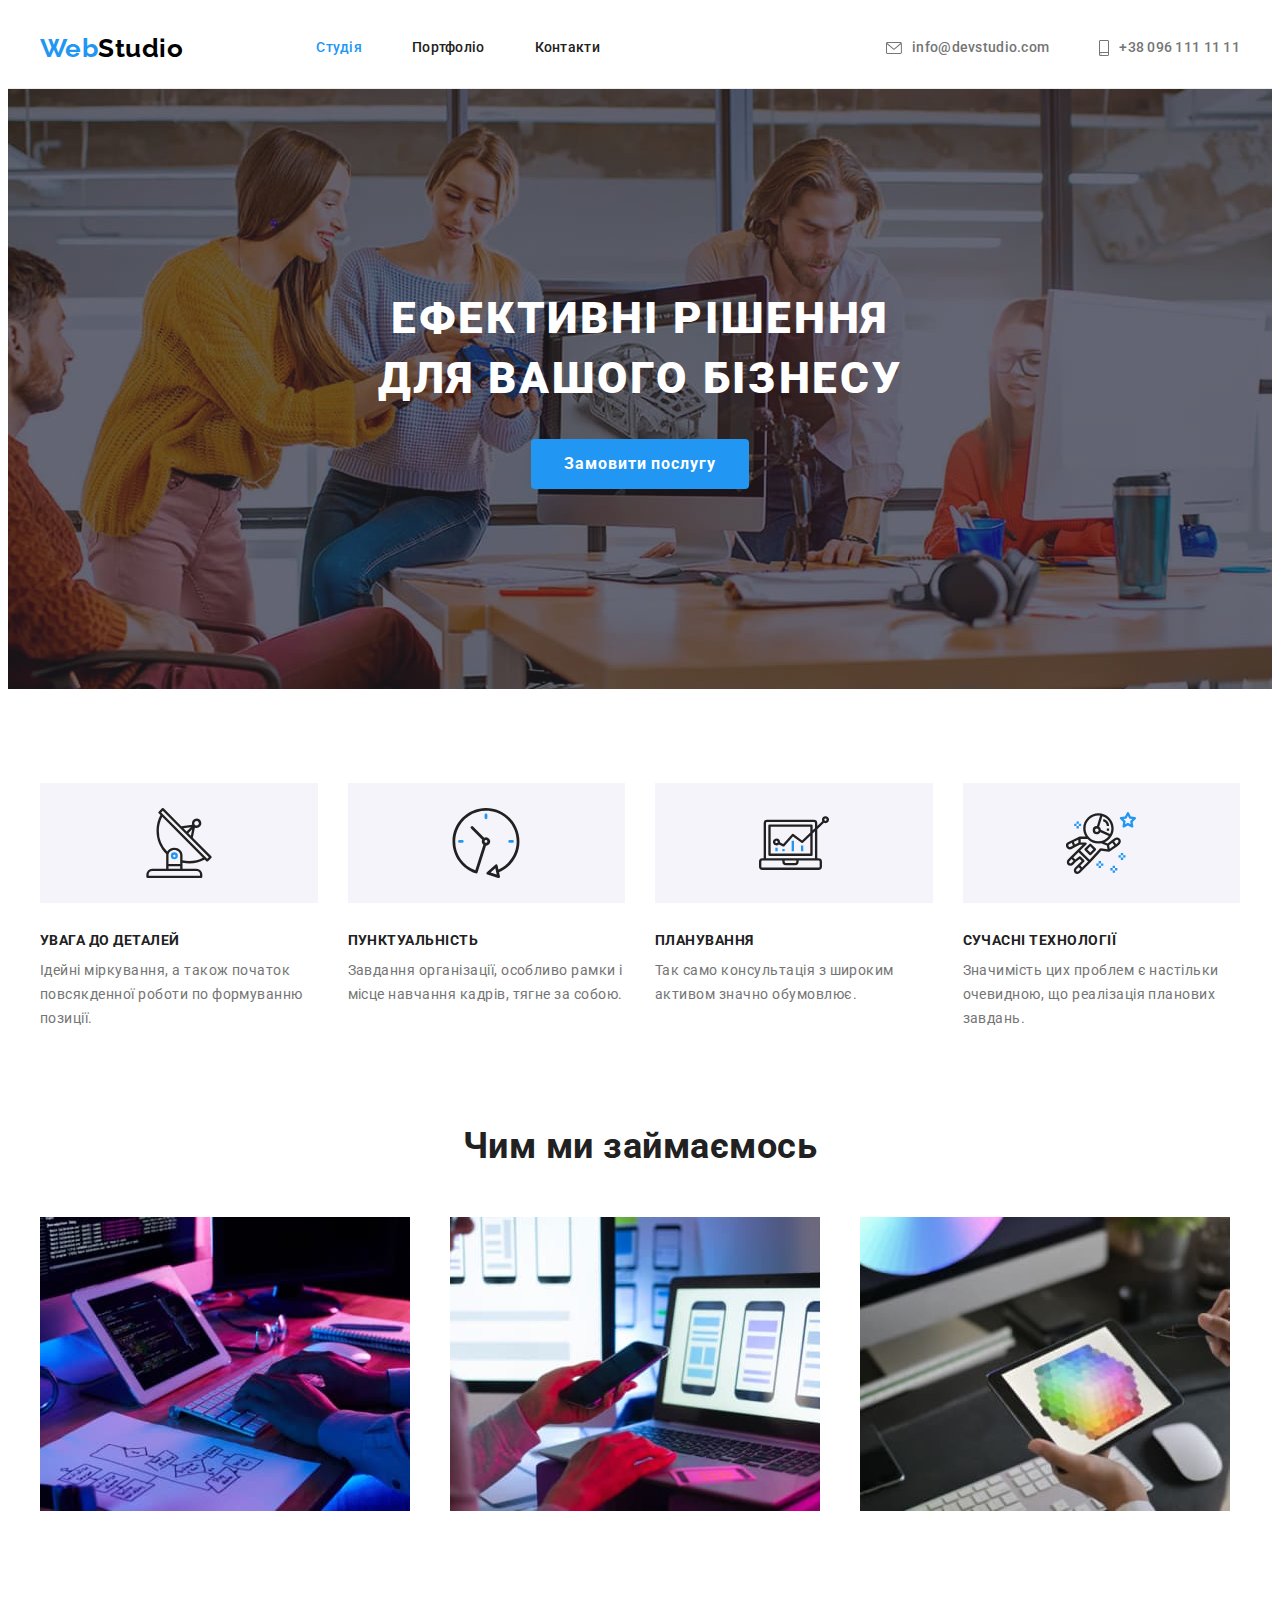
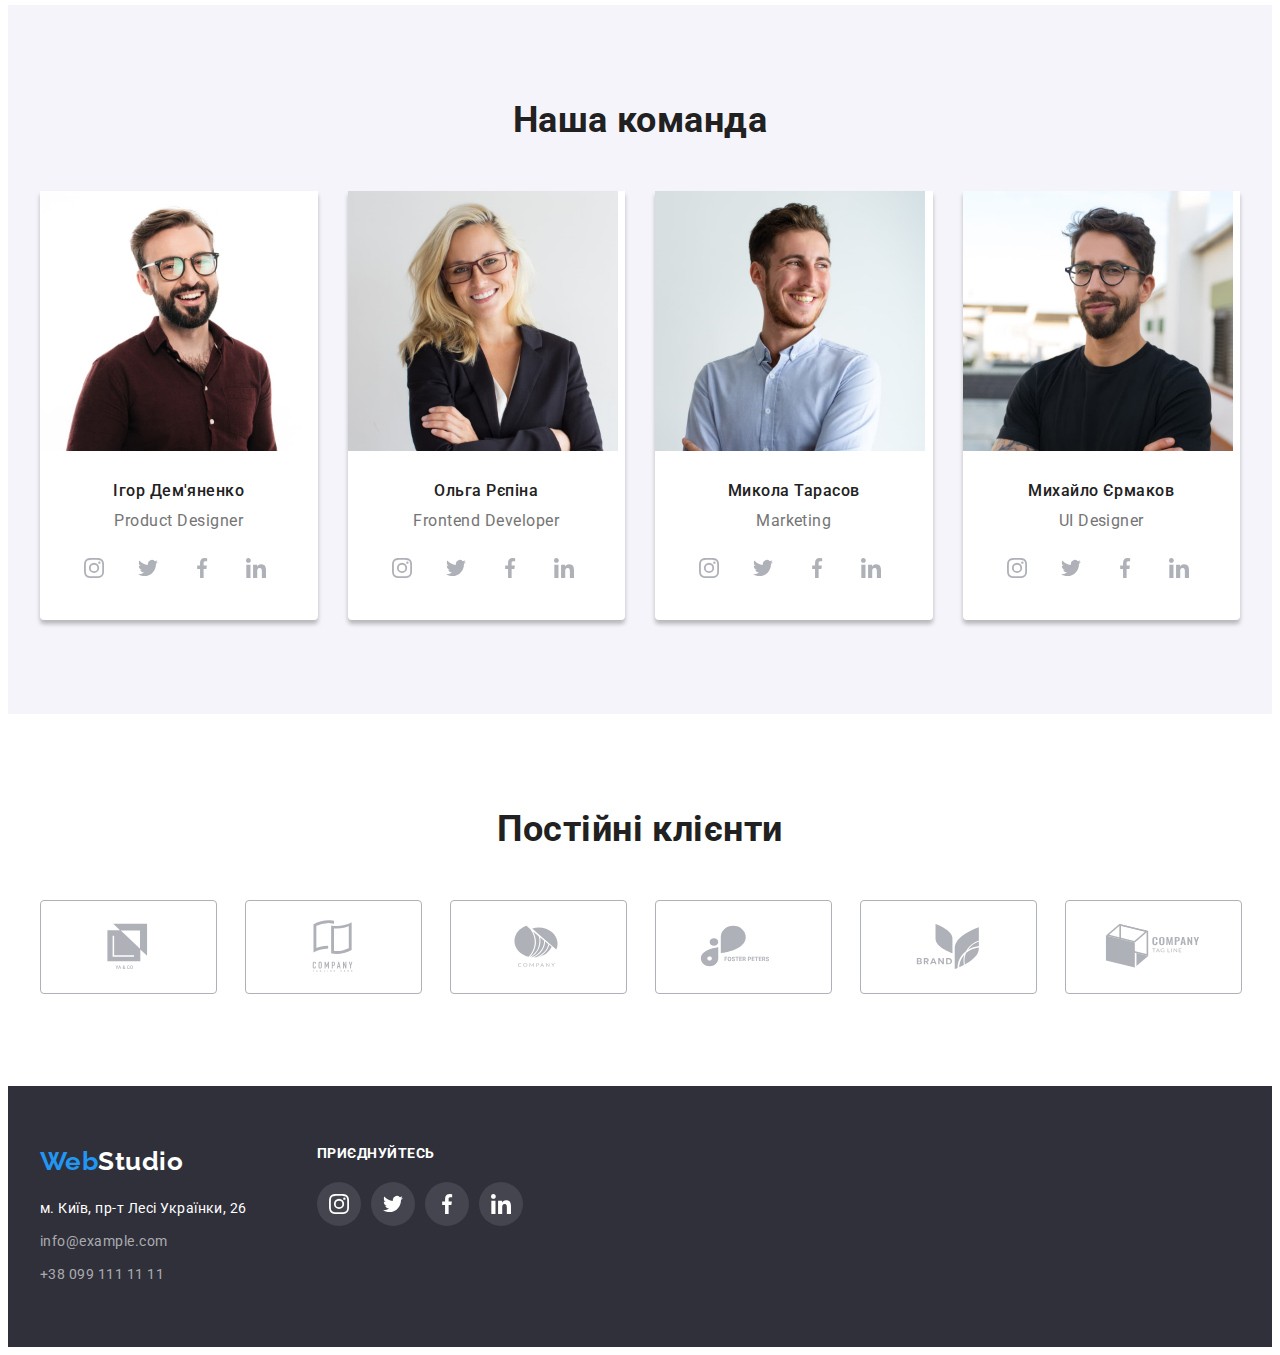
<file: index.html>
<!DOCTYPE html>
<html lang="uk">
<head>
    <meta charset="UTF-8">
    <meta http-equiv="X-UA-Compatible" content="IE=edge">
    <meta name="viewport" content="width=device-width, initial-scale=1.0">
    <title>Студія</title>
    <link rel="preconnect" href="https://fonts.googleapis.com">
    <link rel="preconnect" href="https://fonts.gstatic.com" crossorigin>
    <link href="https://fonts.googleapis.com/css2?family=Raleway:wght@700&family=Roboto:wght@400;500;700;900&display=swap" rel="stylesheet">
    <link rel="stylesheet" href="https://cdnjs.cloudflare.com/ajax/libs/modern-normalize/1.1.0/modern-normalize.min.css"
        integrity="sha512-wpPYUAdjBVSE4KJnH1VR1HeZfpl1ub8YT/NKx4PuQ5NmX2tKuGu6U/JRp5y+Y8XG2tV+wKQpNHVUX03MfMFn9Q=="
        crossorigin="anonymous" referrerpolicy="no-referrer" />
    <link rel="stylesheet" href="./css/styles.css">
</head>
<body class="page">
    <!--Header-->
    <header class="header">
        <div class="container main-nav">
            <a href="./index.html" class="logo"><span class="web">Web</span>Studio</a>
            <nav>
                <ul class="list site-nav">
                    <li class="item"><a href="./index.html" class="link main-link current">Студія</a></li>
                    <li class="item"><a href="./portfolio.html" class="link portfolio-link">Портфоліо</a></li>
                    <li class="item"><a href="" class="link contact-link">Контакти</a></li>
                </ul>
            </nav>
            <ul class="list header-contacts">
                <li class="item">
                    <a href="mailto:info@devstudio.com" class="contact-link">
                        <svg class="icon-header" width="16" height="12">
                            <use href="./images/sprite.svg#icon-envelope"></use>
                        </svg>
                        info@devstudio.com
                    </a>
                </li>
                <li class="item">
                    <a href="tel:+380961111111" class="contact-link">
                        <svg class="icon-header" width="10px" height="16px">
                            <use href="./images/sprite.svg#icon-smartphone"></use>
                        </svg>
                        +38 096 111 11 11
                    </a>
                </li>
            </ul>
        </div>
    </header>

    <main>
        <!--Hero-->
        <section class="hero">
            <div>
                <h1 class="hero-title">Ефективні рішення <br> для вашого бізнесу</h1>
                <button type="button" class="button">Замовити послугу</button>
            </div>
        </section>
        
        <!--Advantages-->
        <section class="advantages">
            <div class="container">
                <h2 class="title visually-hidden">Наші переваги</h2>
                <ul class="list advantages-list">
                    <li class="item">
                        <div class="item-advantages">
                            <svg width="70" height="70" class="icon-advantages">
                                <use href="./images/sprite.svg#icon-antenna"></use>
                            </svg>
                        </div>
                        <h3 class="advantages-title">Увага до деталей</h3>
                        <p class="text">Ідейні міркування, а також початок повсякденної роботи по формуванню позиції.</p>
                    </li>
                    <li class="item">
                        <div class="item-advantages">
                            <svg width="70" height="70" class="icon-advantages">
                                <use href="./images/sprite.svg#icon-clock"></use>
                            </svg>
                        </div>
                        <h3 class="advantages-title">Пунктуальність</h3>
                        <p class="text">Завдання організації, особливо рамки і місце навчання кадрів, тягне за собою.</p>
                    </li>
                    <li class="item">
                        <div class="item-advantages">
                            <svg width="70" height="70" class="icon-advantages">
                                <use href="./images/sprite.svg#icon-diagram"></use>
                            </svg>
                        </div>
                        <h3 class="advantages-title">Планування</h3>
                        <p class="text">Так само консультація з широким активом значно обумовлює.</p>
                    </li>
                    <li class="item">
                        <div class="item-advantages">
                            <svg width="70" height="70" class="icon-advantages">
                                <use href="./images/sprite.svg#icon-astronaut"></use>
                            </svg>
                        </div>
                        <h3 class="advantages-title">Сучасні технології</h3>
                        <p class="text">Значимість цих проблем є настільки очевидною, що реалізація планових завдань.</p>
                    </li>
                </ul>
            </div>
        </section>
        
        <!--What we do-->
        <section class="work section">
            <div class="container">
                <h2 class="title">Чим ми займаємось</h2>
                <ul class="list images-list">
                    <li class="item">
                        <a href="">
                            <img src="./images/box-1.jpg" alt="Людина друкує текст на клавіатурі" width="370" height="294">
                        </a>
                    </li>
                    <li class="item">
                        <a href="">
                            <img src="./images/box-2.jpg" alt="Людина працює на телефоні" width="370" height="294">
                        </a>
                    </li>
                    <li class="item">
                        <a href="">
                            <img src="./images/box-3.jpg" alt="Людина працює на планшеті" width="370" height="294">
                        </a>
                    </li>
                </ul>
            </div>
        </section>

        <!--Team-->
        <section class="team section">
            <div class="container">
                <h2 class="title">Наша команда</h2>
                <ul class="list team-list">
                    <li class="team-card">
                        <img src="./images/img-3-2.jpg" alt="Співробітник" width="270" height="260">
                        <div class="member">
                            <h3 class="team-names">Ігор Дем'яненко</h3>
                            <p lang="en" class="text">Product Designer</p>
                            <ul class="list team-list">
                                <li class="team-item">
                                    <a class="team-link" href="">
                                        <svg class="icon-team" width="20" height="20">
                                            <use href="./images/sprite.svg#icon-instagram"></use>
                                        </svg>
                                    </a>
                                </li>
                                <li class="team-item">
                                    <a class="team-link" href="">
                                        <svg class="icon-team" width="20" height="20">
                                            <use href="./images/sprite.svg#icon-twitter"></use>
                                        </svg>
                                    </a>
                                </li>
                                <li class="team-item">
                                    <a class="team-link" href="">
                                        <svg class="icon-team" width="20" height="20">
                                            <use href="./images/sprite.svg#icon-facebook"></use>
                                        </svg>
                                    </a>
                                </li>
                                <li class="team-item">
                                    <a class="team-link" href="">
                                        <svg class="icon-team" width="20" height="20">
                                            <use href="./images/sprite.svg#icon-linkedin"></use>
                                        </svg>
                                    </a>
                                </li>
                            </ul>
                        </div>
                    </li>
                    <li class="team-card">
                        <img src="./images/img-4-2.jpg" alt="Співробітник" width="270" height="260">
                        <div class="member">
                            <h3 class="team-names">Ольга Рєпіна</h3>
                            <p lang="en" class="text">Frontend Developer</p>
                            <ul class="list team-list">
                                <li class="team-item">
                                    <a class="team-link" href="">
                                        <svg class="icon-team" width="20" height="20">
                                            <use href="./images/sprite.svg#icon-instagram"></use>
                                        </svg>
                                    </a>
                                </li>
                                <li class="team-item">
                                    <a class="team-link" href="">
                                        <svg class="icon-team" width="20" height="20">
                                            <use href="./images/sprite.svg#icon-twitter"></use>
                                        </svg>
                                    </a>
                                </li>
                                <li class="team-item">
                                    <a class="team-link" href="">
                                        <svg class="icon-team" width="20" height="20">
                                            <use href="./images/sprite.svg#icon-facebook"></use>
                                        </svg>
                                    </a>
                                </li>
                                <li class="team-item">
                                    <a class="team-link" href="">
                                        <svg class="icon-team" width="20" height="20">
                                            <use href="./images/sprite.svg#icon-linkedin"></use>
                                        </svg>
                                    </a>
                                </li>
                            </ul>
                        </div>
                    </li>
                    <li class="team-card">
                        <img src="./images/img-5-2.jpg" alt="Співробітник" width="270" height="260">
                        <div class="member">
                            <h3 class="team-names">Микола Тарасов</h3>
                            <p lang="en" class="text">Marketing</p>
                            <ul class="list team-list">
                                <li class="team-item">
                                    <a class="team-link" href="">
                                        <svg class="icon-team" width="20" height="20">
                                            <use href="./images/sprite.svg#icon-instagram"></use>
                                        </svg>
                                    </a>
                                </li>
                                <li class="team-item">
                                    <a class="team-link" href="">
                                        <svg class="icon-team" width="20" height="20">
                                            <use href="./images/sprite.svg#icon-twitter"></use>
                                        </svg>
                                    </a>
                                </li>
                                <li class="team-item">
                                    <a class="team-link" href="">
                                        <svg class="icon-team" width="20" height="20">
                                            <use href="./images/sprite.svg#icon-facebook"></use>
                                        </svg>
                                    </a>
                                </li>
                                <li class="team-item">
                                    <a class="team-link" href="">
                                        <svg class="icon-team" width="20" height="20">
                                            <use href="./images/sprite.svg#icon-linkedin"></use>
                                        </svg>
                                    </a>
                                </li>
                            </ul>
                        </div>
                    </li>
                    <li class="team-card">
                        <img src="./images/img-6-2.jpg" alt="Співробітник" width="270" height="260">
                        <div class="member">
                            <h3 class="team-names">Михайло Єрмаков</h3>
                            <p lang="en" class="text">UI Designer</p>
                            <ul class="list team-list">
                                <li class="team-item">
                                    <a class="team-link" href="">
                                        <svg class="icon-team" width="20" height="20">
                                            <use href="./images/sprite.svg#icon-instagram"></use>
                                        </svg>
                                    </a>
                                </li>
                                <li class="team-item">
                                    <a class="team-link" href="">
                                        <svg class="icon-team" width="20" height="20">
                                            <use href="./images/sprite.svg#icon-twitter"></use>
                                        </svg>
                                    </a>
                                </li>
                                <li class="team-item">
                                    <a class="team-link" href="">
                                        <svg class="icon-team" width="20" height="20">
                                            <use href="./images/sprite.svg#icon-facebook"></use>
                                        </svg>
                                    </a>
                                </li>
                                <li class="team-item">
                                    <a class="team-link" href="">
                                        <svg class="icon-team" width="20" height="20">
                                            <use href="./images/sprite.svg#icon-linkedin"></use>
                                        </svg>
                                    </a>
                                </li>
                            </ul>
                        </div>
                    </li>
                </ul>
            </div>
        </section>

        <!-- Clients -->
        <section class="section">
            <div class="container">
                <h2 class="title">Постійні клієнти</h2>
                <ul class="list client-list">
                    <li class="client-item">
                        <a href="" class="client-link">
                            <svg class="icon-client" width="106" height="60">
                                <use href="./images/sprite.svg#icon-logo"></use>
                            </svg>
                        </a>
                    </li>
                    <li class="client-item">
                        <a href="" class="client-link">
                            <svg class="icon-client" width="106" height="60">
                                <use href="./images/sprite.svg#icon-logo-2"></use>
                            </svg>
                        </a>
                    </li>
                    <li class="client-item">
                        <a href="" class="client-link">
                            <svg class="icon-client" width="106" height="60">
                                <use href="./images/sprite.svg#icon-logo-3"></use>
                            </svg>
                        </a>
                    </li>
                    <li class="client-item">
                        <a href="" class="client-link">
                            <svg class="icon-client" width="106" height="60">
                                <use href="./images/sprite.svg#icon-logo-4"></use>
                            </svg>
                        </a>
                    </li>
                    <li class="client-item">
                        <a href="" class="client-link">
                            <svg class="icon-client" width="106" height="60">
                                <use href="./images/sprite.svg#icon-logo-5"></use>
                            </svg>
                        </a>
                    </li>
                    <li class="client-item">
                        <a href="" class="client-link">
                            <svg class="icon-client" width="106" height="60">
                                <use href="./images/sprite.svg#icon-logo-6"></use>
                            </svg>
                        </a>
                    </li>
                </ul>
            </div>
        </section>
    </main>

    <!--Footer-->
    <footer>
        <section class="footer">
            <div class="container footer-container">
                <div class="adaress">
                    <h2 class="title visually-hidden">Адреса</h2>
                    <a href="./index.html" class="logo"><span class="web">Web</span><span class="studio">Studio</span></a>
                    <address>
                        <p class="place">м. Київ, пр-т Лесі Українки, 26</p>
                        <ul class="list address-list">
                            <li class="item">
                                <a href="mailto:info@example.com" class="address-link">info@example.com</a>
                            </li>
                            <li class="item">
                                <a href="tel:+380991111111" class="address-link">+38 099 111 11 11</a>
                            </li>
                        </ul>
                    </address>
                </div>
                <div class="socialmedia">
                    <h3 class="socialmedia-title">Приєднуйтесь</h3>
                    <ul class="list socialmedia-list">
                        <li class="socialmedia-item">
                            <a class="socialmedia-link" href="">
                                <svg width="20" height="20" class="socialmedia-icon">
                                    <use href="./images/sprite.svg#icon-instagram"></use>
                                </svg>
                            </a>
                        </li>
                        <li class="socialmedia-item">
                            <a class="socialmedia-link" href="">
                                <svg width="20" height="20" class="socialmedia-icon">
                                    <use href="./images/sprite.svg#icon-twitter"></use>
                                </svg>
                            </a>
                        </li>
                        <li class="socialmedia-item">
                            <a class="socialmedia-link" href="">
                                <svg width="20" height="20" class="socialmedia-icon">
                                    <use href="./images/sprite.svg#icon-facebook"></use>
                                </svg>
                            </a>
                        </li>
                        <li class="socialmedia-item">
                            <a class="socialmedia-link" href="">
                                <svg width="20" height="20" class="socialmedia-icon">
                                    <use href="./images/sprite.svg#icon-linkedin"></use>
                                </svg>
                            </a>
                        </li>
                    </ul>
                </div>
            </div>
        </section>
    </footer>
</body>
</html>
</file>
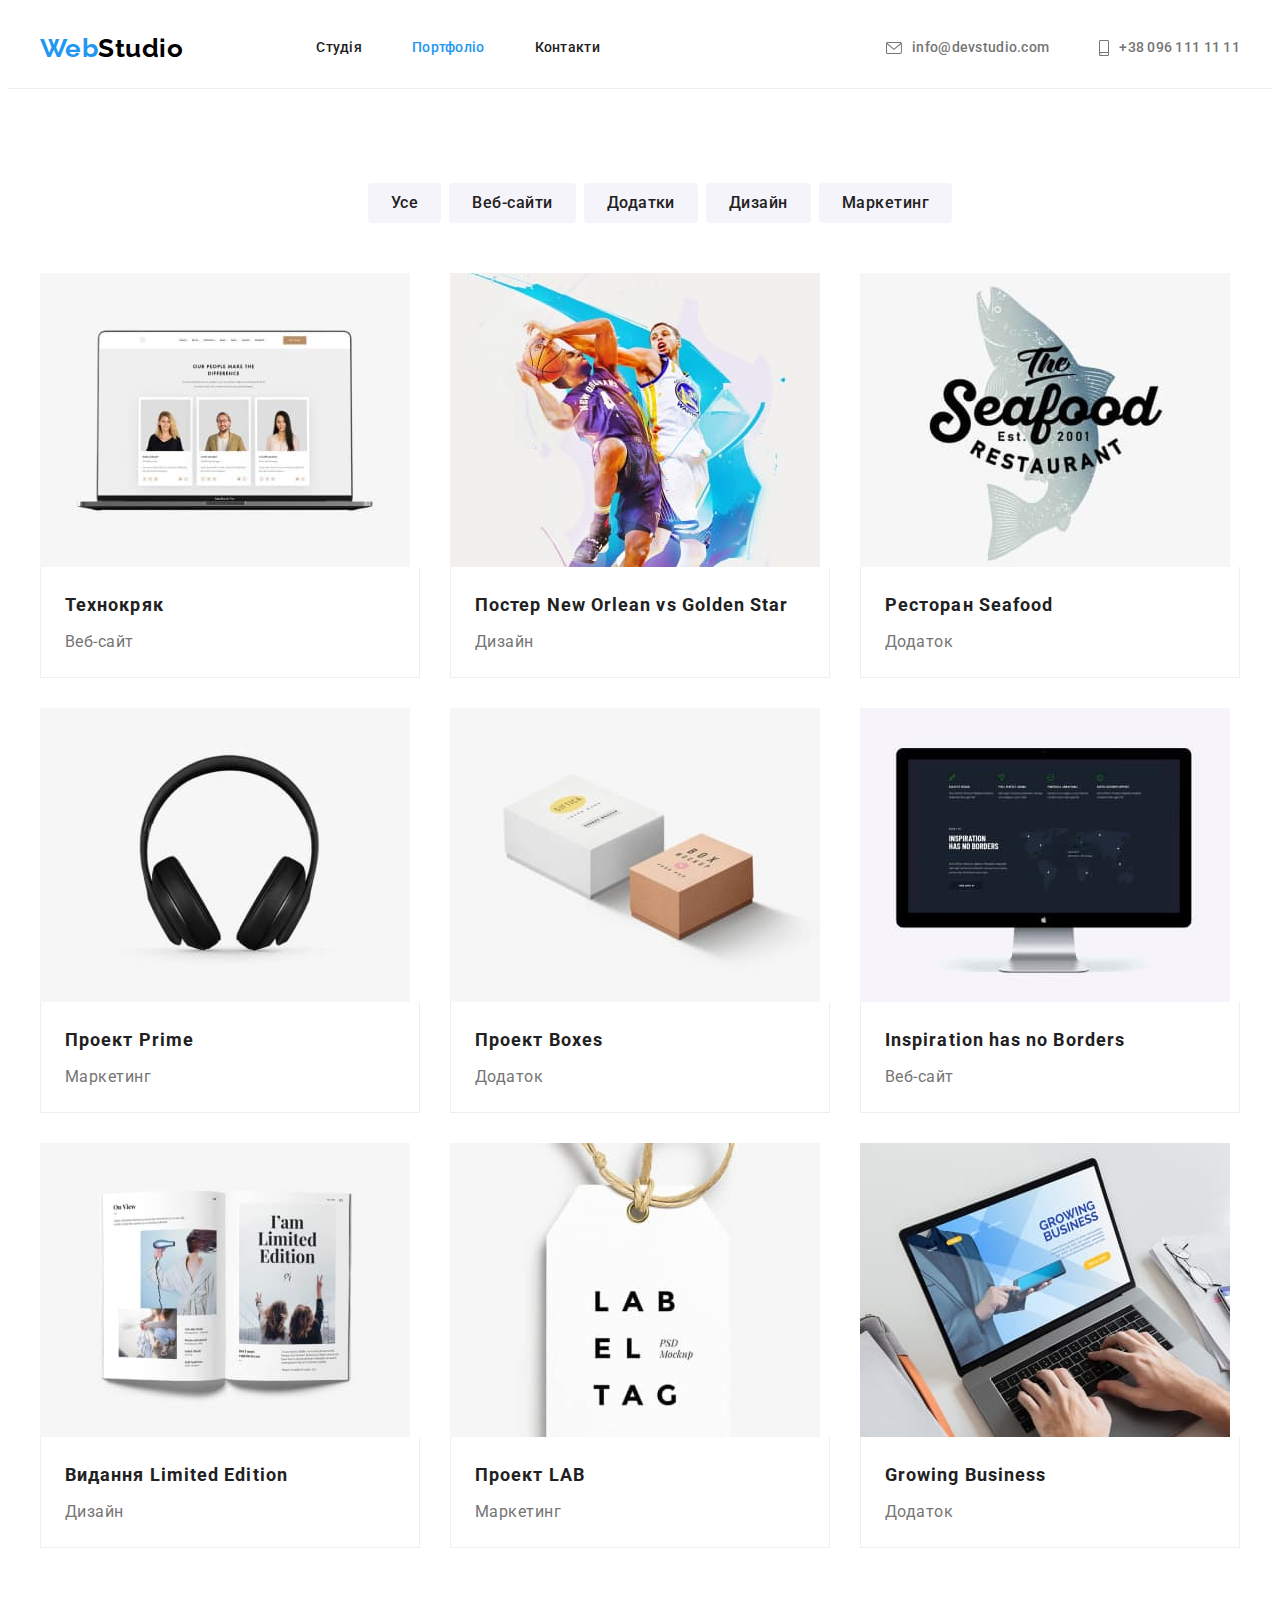
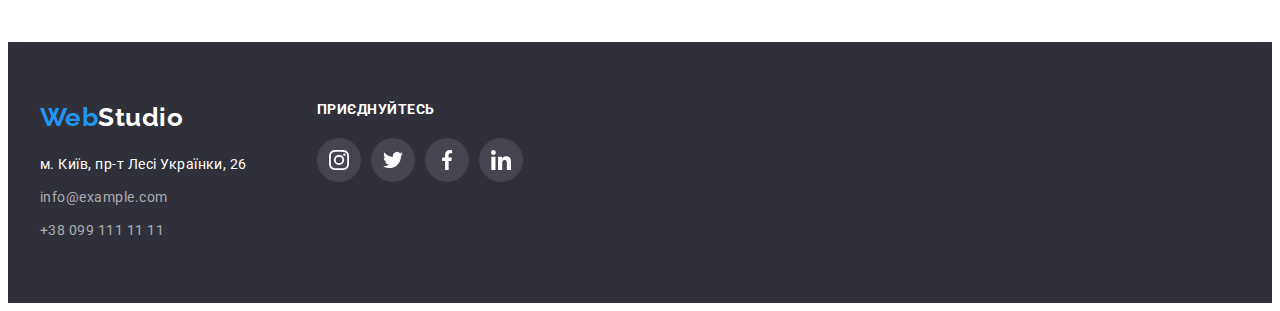
<file: portfolio.html>
<!DOCTYPE html>
<html lang="uk">
<head>
    <meta charset="UTF-8">
    <meta http-equiv="X-UA-Compatible" content="IE=edge">
    <meta name="viewport" content="width=device-width, initial-scale=1.0">
    <title>Портфоліо</title>
    <link rel="preconnect" href="https://fonts.googleapis.com">
    <link rel="preconnect" href="https://fonts.gstatic.com" crossorigin>
    <link href="https://fonts.googleapis.com/css2?family=Raleway:wght@700&family=Roboto:wght@400;500;700;900&display=swap" rel="stylesheet">
    <link rel="stylesheet" href="https://cdnjs.cloudflare.com/ajax/libs/modern-normalize/1.1.0/modern-normalize.min.css" 
        integrity="sha512-wpPYUAdjBVSE4KJnH1VR1HeZfpl1ub8YT/NKx4PuQ5NmX2tKuGu6U/JRp5y+Y8XG2tV+wKQpNHVUX03MfMFn9Q==" 
        crossorigin="anonymous" referrerpolicy="no-referrer" />
    <link rel="stylesheet" href="./css/styles.css">
</head>
<body class="page">
    <!--Header-->
    <header class="header">
        <div class="container main-nav">
            <a href="./index.html" class="logo"><span class="web">Web</span>Studio</a>
            <nav>
                <ul class="list site-nav">
                    <li class="item"><a href="./index.html" class="link main-link">Студія</a></li>
                    <li class="item"><a href="./portfolio.html" class="link portfolio-link current">Портфоліо</a></li>
                    <li class="item"><a href="" class="link contact-link">Контакти</a></li>
                </ul>
            </nav>
            <ul class="list header-contacts">
                <li class="item">
                    <a href="mailto:info@devstudio.com" class="contact-link">
                        <svg class="icon-header" width="16" height="12">
                            <use href="./images/sprite.svg#icon-envelope"></use>
                        </svg>
                        info@devstudio.com
                    </a>
                </li>
                <li class="item">
                    <a href="tel:+380961111111" class="contact-link">
                        <svg class="icon-header" width="10px" height="16px">
                            <use href="./images/sprite.svg#icon-smartphone"></use>
                        </svg>
                        +38 096 111 11 11
                    </a>
                </li>
            </ul>
        </div>
    </header>

    <main>
        <section class="portfolio section">
            <div class="container">
                <h1 class="title visually-hidden">Портфоліо</h1>
                <ul class="list button-list">
                    <li class="item"><button type="button" class="portfolio-buttons">Усе</button></li>
                    <li class="item"><button type="button" class="portfolio-buttons">Веб-сайти</button></li>
                    <li class="item"><button type="button" class="portfolio-buttons">Додатки</button></li>
                    <li class="item"><button type="button" class="portfolio-buttons">Дизайн</button></li>
                    <li class="item"><button type="button" class="portfolio-buttons">Маркетинг</button></li>
                </ul>
                <ul class="list projects-list">
                    <li class="item">
                        <a href="" class="projects-link">
                            <div class="card-thumb"><img src="./images/img-1.jpg" alt="Веб-сайт" width="370" height="294"></div>
                            <div class="card-content">
                                <h2 class="projects">Технокряк</h2>
                                <p class="projects-text">Веб-сайт</p>
                            </div>
                        </a>
                    </li>
                    <li class="item">
                        <a href="" class="projects-link">
                            <div class="card-thumb"><img src="./images/img-2.jpg" alt="Дизайн" width="370" height="294"></div>
                            <div class="card-content">
                                <h2 class="projects">Постер <span lang="en">New Orlean vs Golden Star</span></h2>
                                <p class="projects-text">Дизайн</p>
                            </div>
                        </a>
                    </li>
                    <li class="item">
                        <a href="" class="projects-link">
                            <div class="card-thumb"><img src="./images/img-3.jpg" alt="Додаток" width="370" height="294"></div>
                            <div class="card-content">
                                <h2 class="projects">Ресторан <span lang="en">Seafood</span></h2>
                                <p class="projects-text">Додаток</p>
                            </div>
                        </a>
                    </li>
                    <li class="item">
                        <a href="" class="projects-link">
                            <div class="card-thumb"><img src="./images/img-4.jpg" alt="Маркетинг" width="370" height="294"></div>
                            <div class="card-content">
                                <h2 class="projects">Проект <span lang="en">Prime</span></h2>
                                <p class="projects-text">Маркетинг</p>
                            </div>
                        </a>
                    </li>
                    <li class="item">
                        <a href="" class="projects-link">
                            <div class="card-thumb"><img src="./images/img-5.jpg" alt="Додаток" width="370" height="294"></div>
                            <div class="card-content">
                                <h2 class="projects">Проект <span lang="en">Boxes</span></h2>
                                <p class="projects-text">Додаток</p>
                            </div>
                        </a>
                    </li>
                    <li class="item">
                        <a href="" class="projects-link">
                            <div class="card-thumb"><img src="./images/img-6.jpg" alt="Веб-сайт" width="370" height="294"></div>
                            <div class="card-content">
                                <h2 class="projects" lang="en">Inspiration has no Borders</h2>
                                <p class="projects-text">Веб-сайт</p>
                            </div>
                        </a>
                    </li>
                    <li class="item">
                        <a href="" class="projects-link">
                            <div class="card-thumb"><img src="./images/img-7.jpg" alt="Дизайн" width="370" height="294"></div>
                            <div class="card-content">
                                <h2 class="projects">Видання <span lang="en">Limited Edition</span></h2>
                                <p class="projects-text">Дизайн</p>
                            </div>
                        </a>
                    </li>
                    <li class="item">
                        <a href="" class="projects-link">
                            <div class="card-thumb"><img src="./images/img-8.jpg" alt="Маркетинг" width="370" height="294"></div>
                            <div class="card-content">
                                <h2 class="projects">Проект <span lang="en">LAB</span></h2>
                                <p class="projects-text">Маркетинг</p>
                            </div>
                        </a>
                    </li>
                    <li class="item">
                        <a href="" class="projects-link">
                            <div class="card-thumb"><img src="./images/img-9.jpg" alt="Додаток" width="370" height="294"></div>
                            <div class="card-content">
                                <h2 class="projects" lang="en">Growing Business</h2>
                                <p class="projects-text">Додаток</p>
                            </div>
                        </a>
                    </li>
                </ul>
            </div>
        </section>
    </main>

    <!--Footer-->
    <footer>
        <section class="footer">
            <div class="container footer-container">
                <div class="adaress">
                    <h2 class="title visually-hidden">Адреса</h2>
                    <a href="./index.html" class="logo"><span class="web">Web</span><span class="studio">Studio</span></a>
                    <address>
                        <p class="place">м. Київ, пр-т Лесі Українки, 26</p>
                        <ul class="list address-list">
                            <li class="item">
                                <a href="mailto:info@example.com" class="address-link">info@example.com</a>
                            </li>
                            <li class="item">
                                <a href="tel:+380991111111" class="address-link">+38 099 111 11 11</a>
                            </li>
                        </ul>
                    </address>
                </div>
                <div class="socialmedia">
                    <h3 class="socialmedia-title">Приєднуйтесь</h3>
                    <ul class="list socialmedia-list">
                        <li class="socialmedia-item">
                            <a class="socialmedia-link" href="">
                                <svg width="20" height="20" class="socialmedia-icon">
                                    <use href="./images/sprite.svg#icon-instagram"></use>
                                </svg>
                            </a>
                        </li>
                        <li class="socialmedia-item">
                            <a class="socialmedia-link" href="">
                                <svg width="20" height="20" class="socialmedia-icon">
                                    <use href="./images/sprite.svg#icon-twitter"></use>
                                </svg>
                            </a>
                        </li>
                        <li class="socialmedia-item">
                            <a class="socialmedia-link" href="">
                                <svg width="20" height="20" class="socialmedia-icon">
                                    <use href="./images/sprite.svg#icon-facebook"></use>
                                </svg>
                            </a>
                        </li>
                        <li class="socialmedia-item">
                            <a class="socialmedia-link" href="">
                                <svg width="20" height="20" class="socialmedia-icon">
                                    <use href="./images/sprite.svg#icon-linkedin"></use>
                                </svg>
                            </a>
                        </li>
                    </ul>
                </div>
            </div>
        </section>
    </footer>
</body>
</html>
</file>
<file: css/styles.css>
:root {
    --primary-text-colour: #212121;
    --secondary-text-colour: #757575;
    --accent-colour: #2196F3; 
    --primary-background-colour: #ffffff;
    --secondary-background-colour: #F5F4FA;
    --primary-icon-colour: #AFB1B8;
}

/* body */
.page {
    background-color:var(--primary-background-colour);
    color: var(--primary-text-colour);
    font-family: Roboto, sans-serif;
    letter-spacing: 0.03em;

}

/* margin */
h1,
h2,
h3,
p,
ul{
    margin-top:0px;
    margin-bottom: 0px;
}

/* images */
img{
    display: block;
    max-width: 100%;
    height: auto;
}

/* hidden titles */
.visually-hidden {
    position: absolute;
    white-space: nowrap;
    width: 1px;
    height: 1px;
    overflow: hidden;
    border: 0;
    padding: 0;
    clip: rect(0 0 0 0);
    clip-path: inset(50%);
    margin: -1px;
}

/* container */
.container{
    width: 1200px;
    padding-left: 15px;
    padding-right: 15px;
    margin-right: auto;
    margin-left: auto;
    /* outline: 2px solid tomato; */
}

/* section */
.section{
    padding: 94px 0px;
}

/* list style */
.list {
    list-style: none;
}

/* header */
.header{
    /* padding: 0px 215px; */
    border-bottom: 1px solid #ECECEC;
}

.main-nav{
    display: flex;
    align-items: center;
}

/* logo */
.logo {
    color: #000000;
    font-family: Raleway, sans-serif;
    font-weight: 700;
    font-size: 26px;
    line-height: 1.19;
    text-decoration: none;
}

.logo:hover{
    color: var(--accent-colour);
}

.web {
    color: var(--accent-colour);
}

/* site nav */
.site-nav{
    display: flex;
    margin-left: 93px;
}

/* .site-nav .item{
    margin-right: 50px;
}

.site-nav .item:last-child{
    margin-right: 0;
} */

/* .site-nav .item:not(:last-child){
    margin-right: 50px;
} */

.site-nav .item + .item,
.header-contacts .item + .item{
    margin-left: 50px;
}

.site-nav .link{
    display: block;
    padding-top: 32px;
    padding-bottom: 32px;

    color: var(--primary-text-colour);
    font-weight: 500;
    font-size: 14px;
    line-height: 1.14;
    letter-spacing: 0.02em;
    text-decoration: none;
}

.site-nav .main-link.current{
    color: var(--accent-colour);
}

.site-nav .portfolio-link.current{
    color: var(--accent-colour);
}

.header-contacts{
    display: flex;
    margin-left: auto;
}

.contact-link{
    display: flex;
    justify-content: center;
    align-items: center;

    color: var(--secondary-text-colour);
    font-weight: 500;
    font-size: 14px;
    line-height: 1.14;
    letter-spacing: 0.02em;
    text-decoration: none;
}


.site-nav .link:hover,
.site-nav .link:focus,
.contact-link:hover,
.contact-link:focus{
    color: var(--accent-colour);
}

.icon-header{
    margin-right: 10px;
    fill: currentColor;
}

/* main */

/* hero */
.hero {
    text-align: center;
    padding: 200px 0px; 

    max-width: 1600px;
    margin-left: auto;
    margin-right: auto;
    background-color: #2F303A;
    background-image: linear-gradient(
        to right,
        rgba(47, 48, 58, 0.4),
        rgba(47, 48, 58, 0.4)),
        url(../images/hero.jpg);
    background-repeat: no-repeat;
    background-position: center;
    background-size: cover;
}

.hero-title {
    color:var(--primary-background-colour);
    font-style: normal;
    font-weight: 900;
    font-size: 44px;
    line-height: 1.36;
    letter-spacing: 0.06em;
    text-transform: uppercase;

    margin-bottom: 30px;
}

/* button */
.button {
    display: inline-block;
    min-width: 200px;
    padding: 10px 32px;
    border: 1px solid transparent;
    border-radius: 4px;

    color:var(--primary-background-colour);
    background-color: var(--accent-colour);
    font-family: inherit;
    font-weight: 700;
    font-size: 16px;
    line-height: 1.8;
    text-align: center;
    letter-spacing: 0.06em;
    cursor: pointer;
}

.button:hover,
.button:focus {
    color:var(--primary-background-colour);
    background-color: #188CE8;
}

/* title */
.title{
    font-weight: 700;
    font-size: 36px;
    line-height: 1.17;
    text-align: center;
    margin-bottom: 50px;
}

/* advantages */
.advantages{
    padding: 94px 0px 0px;
}

.advantages-list{
    display: flex;
    padding: 0;
}

/* .example::before{
    display: inline-flex;
    content: "";
    width: 270px;
    height: 120px;
    background-color: #F5F4FA;
    margin-bottom: 30px;
    background-image: url(../images/antenna\ 1.svg);
    background-repeat: no-repeat;
    background-position: center;
    background-size: 70px 70px;
} */

.advantages-list .item{
    flex-basis: calc((100% - 90px) / 4);
    margin-right: 30px;
}

.advantages-list .item:nth-child(4n){
    margin-right: 0;
}

/* .advantages-list .item + .item{
    margin-left: 30px;
} */

.item-advantages{
    height: 120px;
    background-color: var(--secondary-background-colour);
    margin-bottom: 30px;
    display: flex;
    justify-content: center;
    align-items: center;
}

.advantages-title{
    font-weight: 700;
    font-size: 14px;
    line-height: 1.14;
    text-transform: uppercase;

    margin-bottom: 10px;
}

.advantages-list .text{
    color: var(--secondary-text-colour);
    font-weight: 400;
    font-size: 14px;
    line-height: 1.71;
}

/* what we do */

.images-list{
    display: flex;
    padding: 0;
    /* justify-content: space-between; */
}

.images-list .item {
    flex-basis: calc((100% - 60px) / 3);
    margin-right: 30px;
}

.images-list .item:nth-child(3n) {
    margin-right: 0;
}

/* team */
.team{
    background-color:var(--secondary-background-colour) ;
}

.team-card{
    background-color: var(--primary-background-colour);
    border-radius: 0px 0px 4px 4px;
    box-shadow: 0px 4px 4px 0px #00000040;
}

.team-list{
    display: flex;
    /* justify-content: space-between; */
    padding: 0;
}

.team-card{
    flex-basis: calc((100% - 90px) / 4);
    margin-right: 30px;
}

.team-card:nth-child(4n) {
    margin-right: 0;
}

.member{
    padding: 30px 32px;
}

.team-names{
    font-weight: 500;
    font-size: 16px;
    line-height: 1.2;
    text-align: center;
    margin-bottom: 10px;
}

.team-list .text{
    color: var(--secondary-text-colour);
    font-weight: 400;
    font-size: 16px;
    line-height: 1.2;
    text-align: center;
    margin-bottom: 16px;
}

.team-item{
    margin-right: 10px;
}

.team-item:nth-child(4n){
    margin-right: 0;
}

.team-link{
    display: flex;
    justify-content: center;
    align-items: center;
    width: 44px;
    height: 44px;
    color: var(--primary-icon-colour);
}

.team-link:hover,
.team-link:focus{
    background-color: var(--accent-colour);
    color: var(--primary-background-colour);
    border-radius: 50%;
}

.icon-team{
    fill: currentColor;
}

/* clients */

.client-list{
    display: flex;
    padding: 0;
}

.client-item{
    flex-basis: calc((100% - 150px) / 6);
    margin-right: 30px;
    height: 92px;
}

.client-item:nth-child(6n){
    margin-right: 0;
}

.client-link{
    display: flex;
    width: 100%;
    height: 100%;
    border: 1px solid var(--primary-icon-colour);
    border-radius: 4px;
    justify-content: center;
    align-items: center;
    color: var(--primary-icon-colour);
}

.client-link:hover,
.client-link:focus{
    color: var(--accent-colour);
    border: 1px solid var(--accent-colour);
}

.icon-client{
    fill: currentColor;
}

/* footer */
.footer{
    background-color:#2F303A;
    padding: 60px 0px;
}

.footer .logo{
    display: inline-block;
    margin-bottom: 20px;
}

.studio{
    color:var(--primary-background-colour);
}

.place{
    color:var(--primary-background-colour);
    font-style: normal;
    font-weight: 400;
    font-size: 14px;
    line-height: 1.71;
}

.address-list{
    padding: 0;
}

.address-list .item{
    margin-top: 9px;
}

.address-link{
    color: rgba(255, 255, 255, 0.6);
    font-style: normal;
    font-weight: 400;
    font-size: 14px;
    line-height: 1.71;
    text-decoration: none;
}

.address-link:hover,
.address-link:focus{
    color: var(--accent-colour);
}

.footer-container{
    display: flex;
}

.socialmedia{
    width: 206px;
    height: 80px;
    margin-left: 70px;
}

.socialmedia-title{
    font-weight: 700;
    font-size: 14px;
    line-height: 1.14;
    text-transform: uppercase;
    margin-bottom: 20px;
    color: var(--primary-background-colour);
}

.socialmedia-list{
    display: flex;
    padding: 0;
}

.socialmedia-item{
    margin-right: 10px;
}

.socialmedia-item:nth-child(4n){
    margin-right: 0;
}

.socialmedia-link{
    display: flex;
    justify-content: center;
    align-items: center;
    width: 44px;
    height: 44px;
    background-color: #FFFFFF1A;
    color: var(--primary-background-colour);
    border-radius: 50%;
}
.socialmedia-link:hover,
.socialmedia-link:focus{
    background-color: var(--accent-colour);
}

.socialmedia-icon{
    fill: currentColor;
}

/* portfolio */

.projects-link{
    text-decoration: none;
    display: block;
}

.projects-link:hover,
.projects-link:focus {
    box-shadow: 0px 4px 4px 0px #00000040;
}

.projects-list{
    display: flex;
    flex-wrap: wrap;
    padding: 0;
    /* justify-content: space-between */
}

.projects-list .item{
    flex-basis: calc((100% - 60px) / 3);
    margin-right: 30px;
    margin-bottom: 30px;
} 

.projects-list .item:nth-child(3n) {
    margin-right: 0;
}

.projects-list .item:nth-last-child(-n + 3){
    margin-bottom: 0;
}

.card-content{
    padding: 20px 24px;
    border: 1px solid #EEEEEE;
    border-top: 0;
}

.projects{
    color: var(--primary-text-colour);
    font-weight: 700;
    font-size: 18px;
    line-height: 2;
    letter-spacing: 0.06em;
}

.projects-text{
    color: var(--secondary-text-colour);
    font-weight: 400;
    font-size: 16px;
    line-height: 1.88;
    margin-top: 4px;
}

.portfolio-buttons{
    display: inline-block;
    min-width: auto;
    padding: 6px 22px;
    border: 1px solid transparent;
    border-radius: 4px;

    color: var(--primary-text-colour);
    background-color: var(--secondary-background-colour);
    font-family: inherit;
    font-weight: 500;
    font-size: 16px;
    line-height: 1.62;
    text-align: center;
    letter-spacing: 0.03em;
    cursor: pointer;
}

.button-list{
    display: inline-block;
    margin-bottom: 50px;
}

.portfolio-buttons:hover,
.portfolio-buttons:focus{
    color: var(--primary-background-colour);
    background-color: var(--accent-colour);
    box-shadow: 0px 4px 4px 0px #00000040;
}

.button-list{
    display: flex;
    justify-content: center;
}

.button-list .item:not(:last-child){
    margin-right: 8px;
}


/* .item * {
    outline: 1px solid salmon;
} */
</file>
